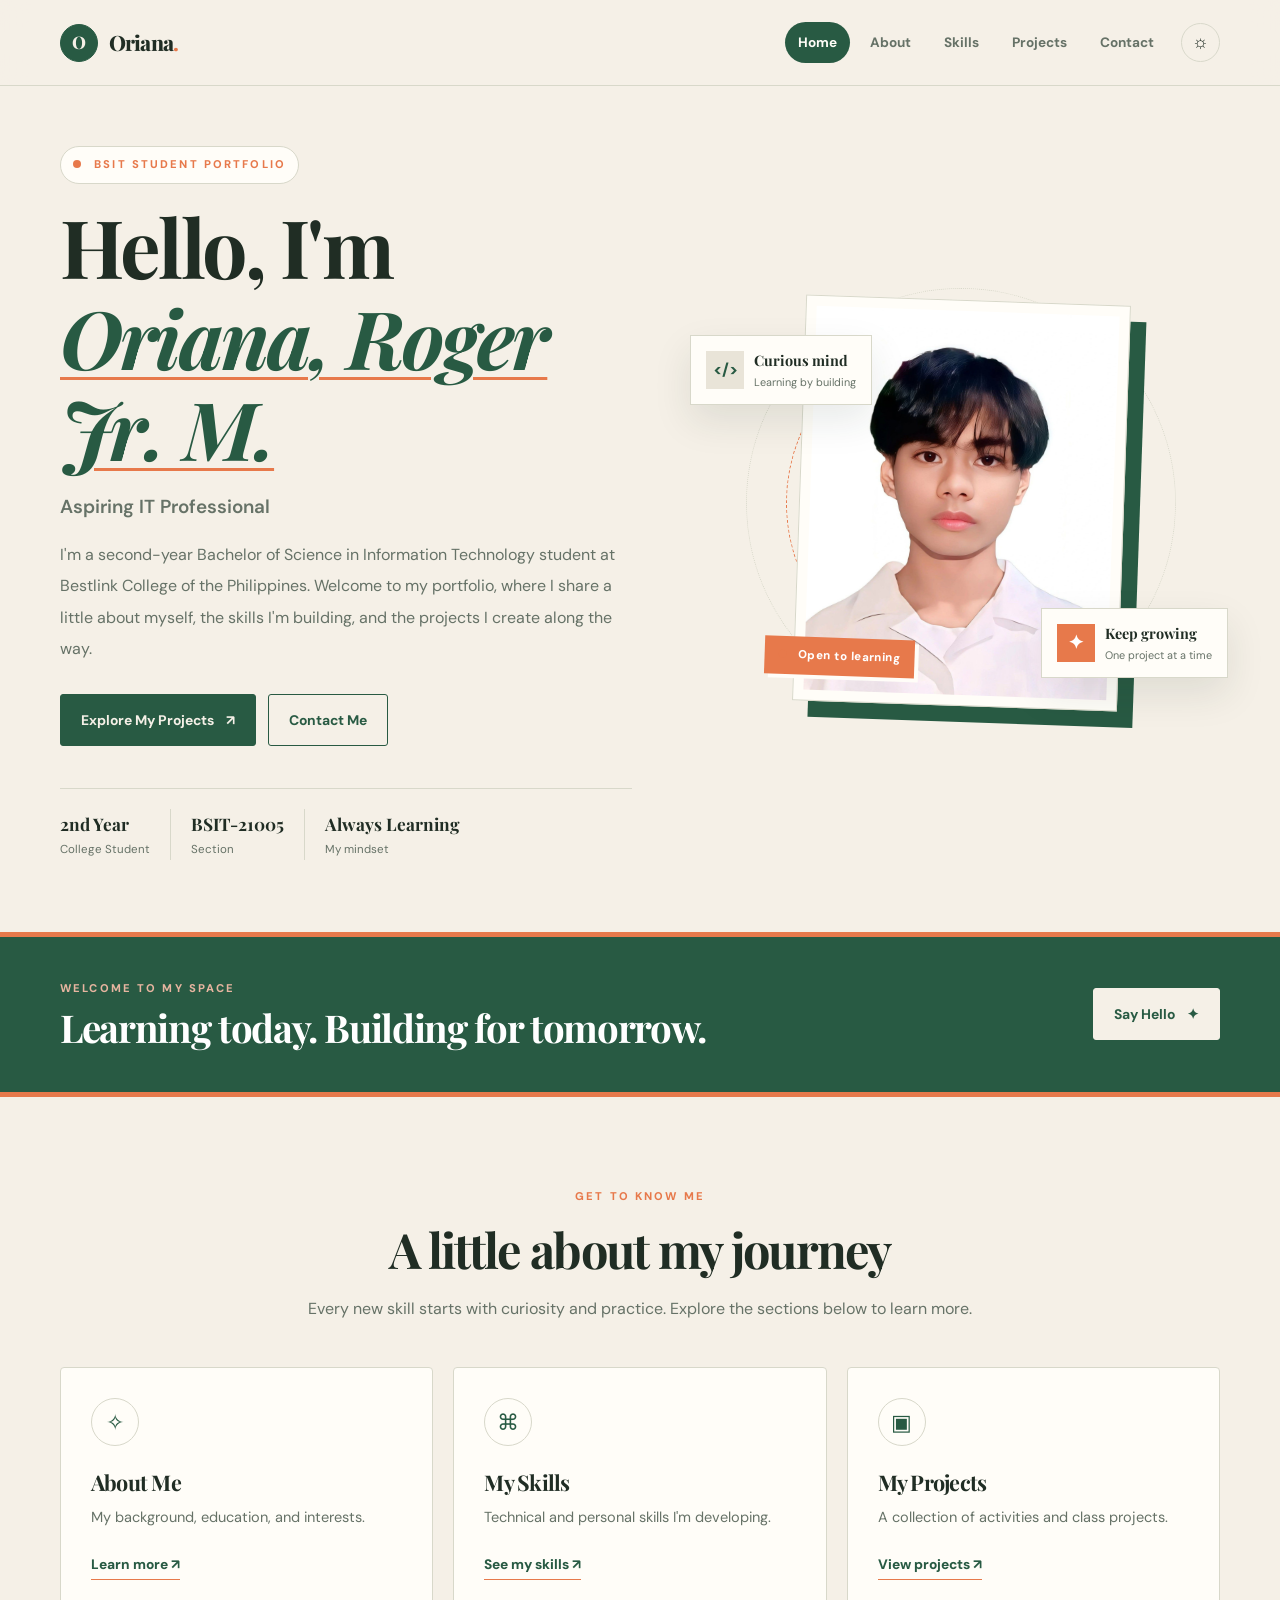
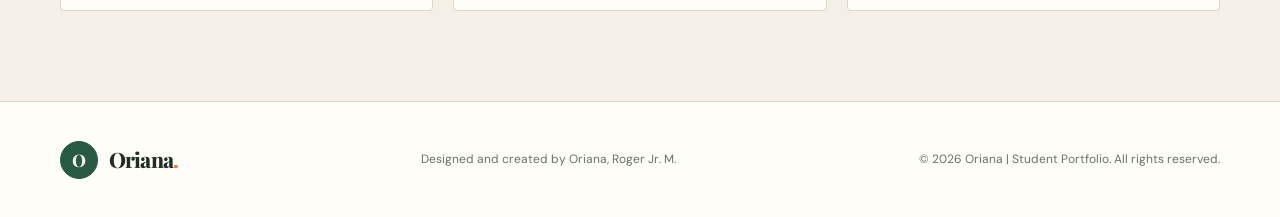
<file: index.html>
<!DOCTYPE html>
<html lang="en">
<head>
  <meta charset="UTF-8">
  <meta name="viewport" content="width=device-width, initial-scale=1.0">
  <meta name="description" content="Portfolio of Oriana, Roger Jr. M., a BSIT student at Bestlink College of the Philippines.">
  <title>Home | Oriana | Student Portfolio</title>
  <link rel="stylesheet" href="style.css">
  <script src="script.js" defer></script>
</head>
<body>
  <header class="site-header">
    <a class="brand" href="index.html"><span class="brand-mark">O</span><span>Oriana<span class="brand-dot">.</span></span></a>
    <button class="menu-toggle" aria-label="Toggle navigation" aria-expanded="false">☰</button>
    <nav class="nav-links" aria-label="Main navigation">
      <a class="active" href="index.html">Home</a><a href="about.html">About</a><a href="skills.html">Skills</a><a href="projects.html">Projects</a><a href="contact.html">Contact</a>
      <button class="theme-toggle" type="button" aria-label="Toggle dark and light theme" title="Toggle theme">☼</button>
    </nav>
  </header>

  <main>
    <section class="hero section-wrap">
      <div class="hero-copy">
        <p class="eyebrow"><span class="status-dot"></span> BSIT STUDENT PORTFOLIO</p>
        <h1>Hello, I'm <span class="gradient-text">Oriana, Roger Jr. M.</span></h1>
        <h2>Aspiring IT Professional</h2>
        <p class="hero-description">I'm a second-year Bachelor of Science in Information Technology student at Bestlink College of the Philippines. Welcome to my portfolio, where I share a little about myself, the skills I'm building, and the projects I create along the way.</p>
        <div class="hero-actions">
          <a class="btn btn-primary" href="projects.html">Explore My Projects <span aria-hidden="true">↗</span></a>
          <a class="btn btn-secondary" href="contact.html">Contact Me</a>
        </div>
        <div class="hero-meta">
          <div><strong>2nd Year</strong><span>College Student</span></div>
          <div><strong>BSIT-21005</strong><span>Section</span></div>
          <div><strong>Always Learning</strong><span>My mindset</span></div>
        </div>
      </div>
      <div class="hero-visual">
        <div class="orbit orbit-one"></div><div class="orbit orbit-two"></div>
        <div class="profile-frame">
          <!-- PROFILE PICTURE: Replace images/profile-placeholder.svg with your photo file.
               Example: images/my-photo.jpg -->
          <img src="Roger.jpg" alt="Profile picture placeholder for Oriana">
          <span class="profile-badge"><span class="status-dot"></span> Open to learning</span>
        </div>
        <div class="floating-card card-code"><span class="float-icon">&lt;/&gt;</span><div><strong>Curious mind</strong><small>Learning by building</small></div></div>
        <div class="floating-card card-star"><span>✦</span><div><strong>Keep growing</strong><small>One project at a time</small></div></div>
      </div>
    </section>

    <section class="welcome-strip">
      <div class="section-wrap strip-inner"><div><p class="eyebrow">WELCOME TO MY SPACE</p><h2>Learning today. Building for tomorrow.</h2></div><button class="btn btn-light" id="welcomeBtn" type="button">Say Hello <span aria-hidden="true">✦</span></button></div>
    </section>

    <section class="section-wrap section-padding">
      <div class="section-heading"><p class="eyebrow">GET TO KNOW ME</p><h2>A little about my journey</h2><p>Every new skill starts with curiosity and practice. Explore the sections below to learn more.</p></div>
      <div class="feature-grid">
        <a class="feature-card" href="about.html"><span class="feature-icon">✧</span><h3>About Me</h3><p>My background, education, and interests.</p><span class="card-link">Learn more ↗</span></a>
        <a class="feature-card" href="skills.html"><span class="feature-icon">⌘</span><h3>My Skills</h3><p>Technical and personal skills I'm developing.</p><span class="card-link">See my skills ↗</span></a>
        <a class="feature-card" href="projects.html"><span class="feature-icon">▣</span><h3>My Projects</h3><p>A collection of activities and class projects.</p><span class="card-link">View projects ↗</span></a>
      </div>
    </section>
  </main>

  <footer class="site-footer"><div class="section-wrap footer-inner"><a class="brand" href="index.html"><span class="brand-mark">O</span><span>Oriana<span class="brand-dot">.</span></span></a><p>Designed and created by Oriana, Roger Jr. M.</p><p>© <span class="current-year"></span> Oriana | Student Portfolio. All rights reserved.</p></div></footer>
  <button id="backToTop" class="back-to-top" type="button" aria-label="Back to top">↑</button>
</body>
</html>
</file>
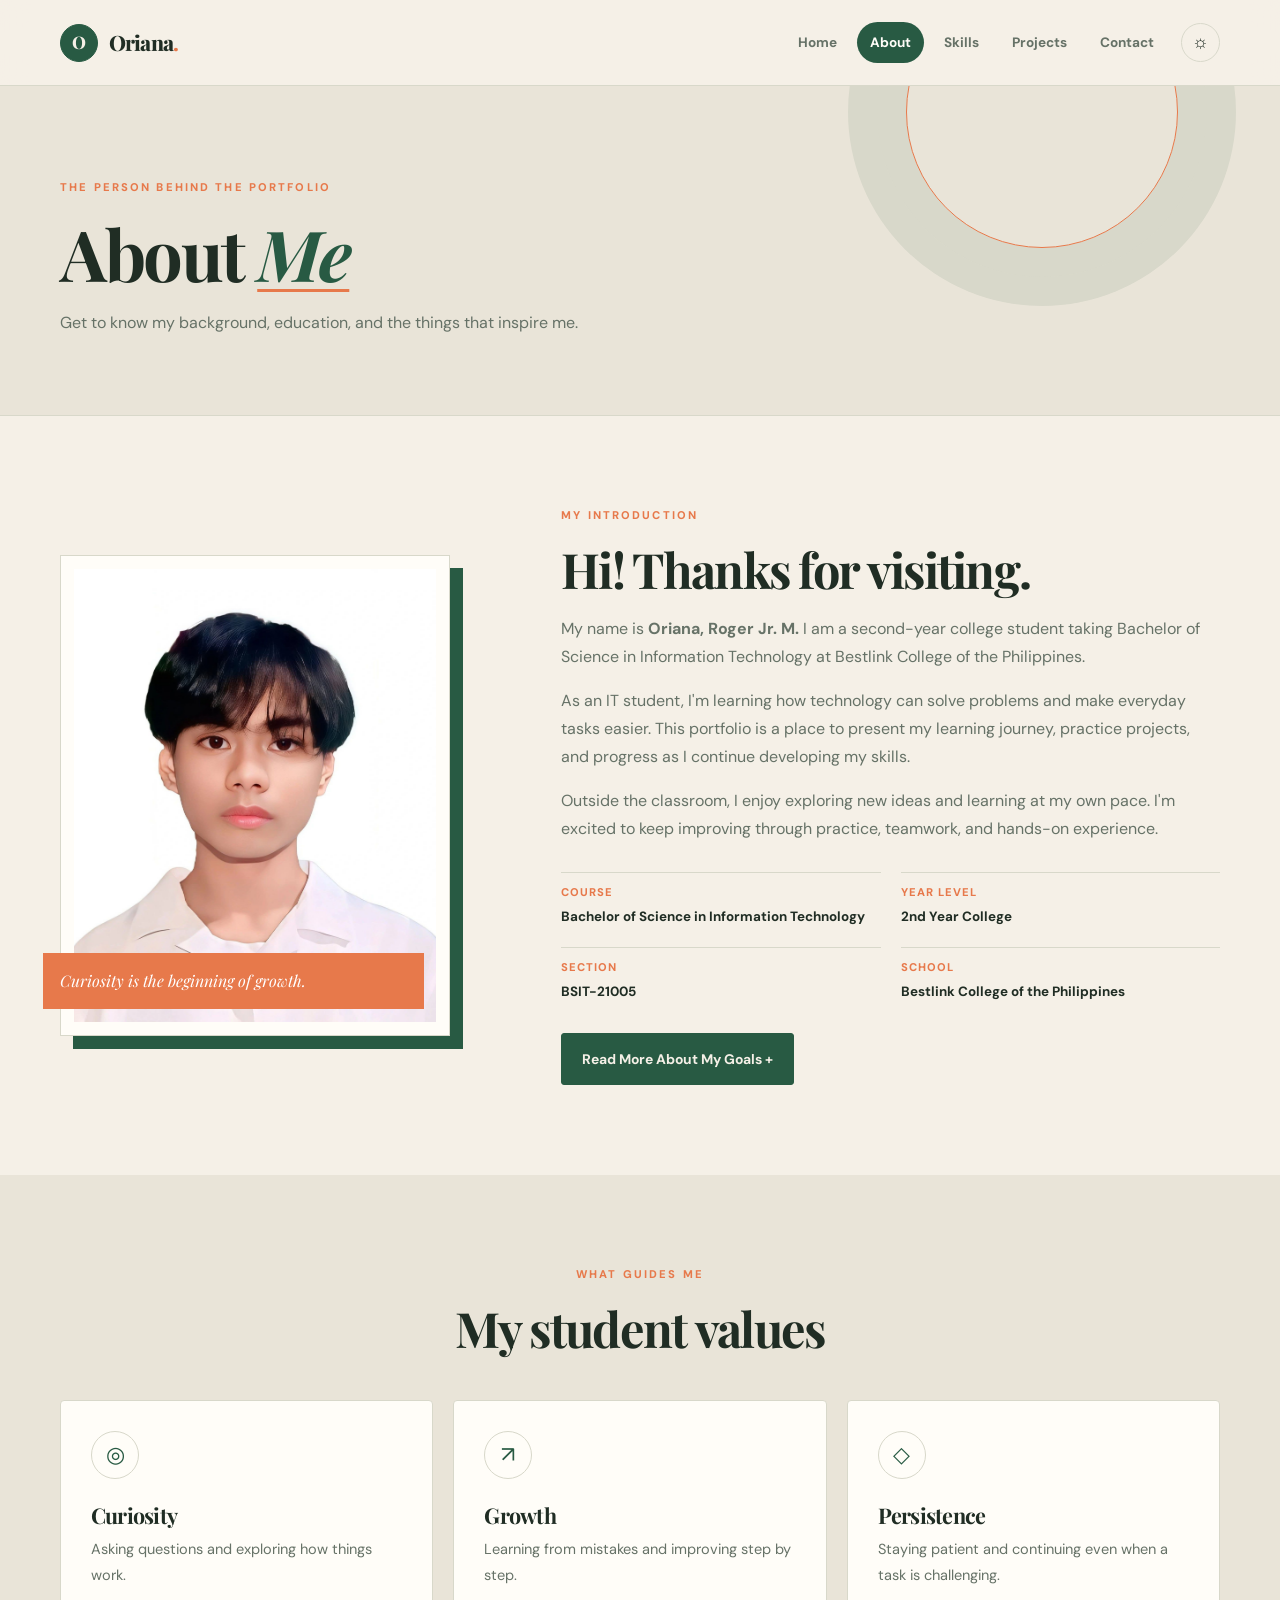
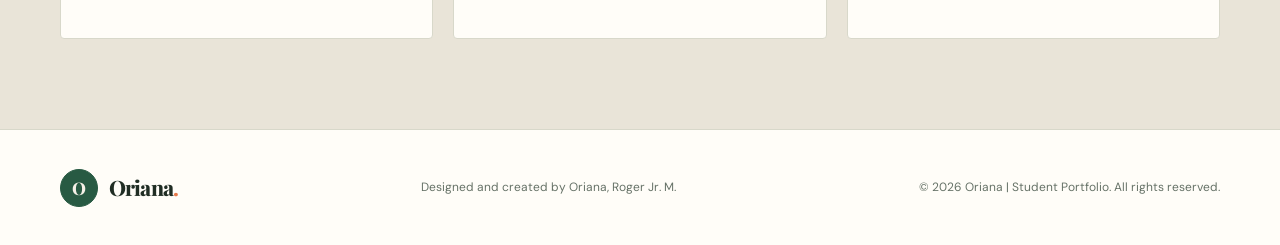
<file: about.html>
<!DOCTYPE html>
<html lang="en">
<head><meta charset="UTF-8"><meta name="viewport" content="width=device-width, initial-scale=1.0"><meta name="description" content="Learn about Oriana, a BSIT student."><title>About Me | Oriana | Student Portfolio</title><link rel="stylesheet" href="style.css"><script src="script.js" defer></script></head>
<body>
<header class="site-header"><a class="brand" href="index.html"><span class="brand-mark">O</span><span>Oriana<span class="brand-dot">.</span></span></a><button class="menu-toggle" aria-label="Toggle navigation" aria-expanded="false">☰</button><nav class="nav-links" aria-label="Main navigation"><a href="index.html">Home</a><a class="active" href="about.html">About</a><a href="skills.html">Skills</a><a href="projects.html">Projects</a><a href="contact.html">Contact</a><button class="theme-toggle" type="button" aria-label="Toggle dark and light theme" title="Toggle theme">☼</button></nav></header>
<main>
  <section class="page-hero"><div class="section-wrap"><p class="eyebrow">THE PERSON BEHIND THE PORTFOLIO</p><h1>About <span class="gradient-text">Me</span></h1><p>Get to know my background, education, and the things that inspire me.</p></div></section>
  <section class="section-wrap section-padding about-layout">
    <div class="about-image"><img src="Roger.jpg" alt="Profile picture placeholder for Oriana"><div class="image-caption">Curiosity is the beginning of growth.</div></div>
    <div class="about-copy"><p class="eyebrow">MY INTRODUCTION</p><h2>Hi! Thanks for visiting.</h2><p>My name is <strong>Oriana, Roger Jr. M.</strong> I am a second-year college student taking Bachelor of Science in Information Technology at Bestlink College of the Philippines.</p><p>As an IT student, I'm learning how technology can solve problems and make everyday tasks easier. This portfolio is a place to present my learning journey, practice projects, and progress as I continue developing my skills.</p><p>Outside the classroom, I enjoy exploring new ideas and learning at my own pace. I'm excited to keep improving through practice, teamwork, and hands-on experience.</p>
      <div class="info-list"><div><span class="info-label">Course</span><strong>Bachelor of Science in Information Technology</strong></div><div><span class="info-label">Year Level</span><strong>2nd Year College</strong></div><div><span class="info-label">Section</span><strong>BSIT-21005</strong></div><div><span class="info-label">School</span><strong>Bestlink College of the Philippines</strong></div></div>
      <button class="btn btn-primary" id="readMoreBtn" type="button" aria-expanded="false">Read More About My Goals +</button><div class="hidden-extra" id="moreAbout"><p>My goal is to strengthen my foundation in programming, web development, and problem-solving. I want to build useful, user-friendly projects and become more confident working with technology.</p></div>
    </div>
  </section>
  <section class="soft-section"><div class="section-wrap section-padding"><div class="section-heading"><p class="eyebrow">WHAT GUIDES ME</p><h2>My student values</h2></div><div class="feature-grid"><article class="feature-card"><span class="feature-icon">◎</span><h3>Curiosity</h3><p>Asking questions and exploring how things work.</p></article><article class="feature-card"><span class="feature-icon">↗</span><h3>Growth</h3><p>Learning from mistakes and improving step by step.</p></article><article class="feature-card"><span class="feature-icon">◇</span><h3>Persistence</h3><p>Staying patient and continuing even when a task is challenging.</p></article></div></div></section>
</main>
<footer class="site-footer"><div class="section-wrap footer-inner"><a class="brand" href="index.html"><span class="brand-mark">O</span><span>Oriana<span class="brand-dot">.</span></span></a><p>Designed and created by Oriana, Roger Jr. M.</p><p>© <span class="current-year"></span> Oriana | Student Portfolio. All rights reserved.</p></div></footer><button id="backToTop" class="back-to-top" type="button" aria-label="Back to top">↑</button>
</body></html>
</file>
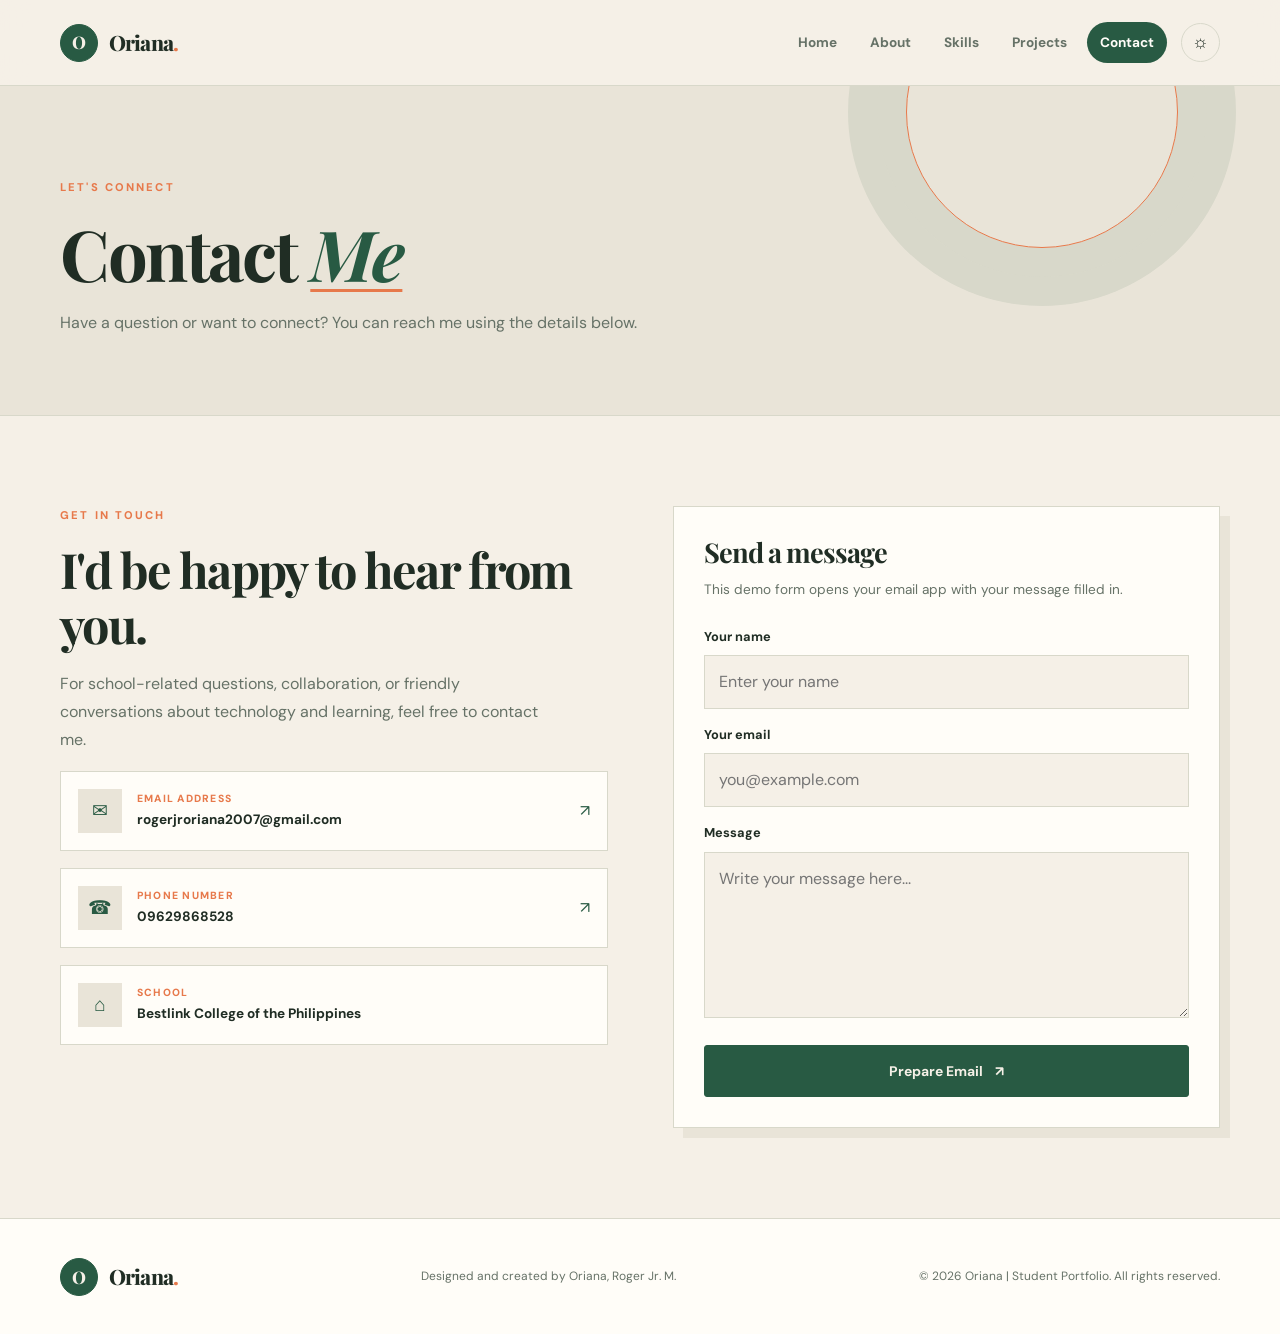
<file: contact.html>
<!DOCTYPE html>
<html lang="en">
<head><meta charset="UTF-8"><meta name="viewport" content="width=device-width, initial-scale=1.0"><meta name="description" content="Contact Oriana."><title>Contact | Oriana | Student Portfolio</title><link rel="stylesheet" href="style.css"><script src="script.js" defer></script></head>
<body>
<header class="site-header"><a class="brand" href="index.html"><span class="brand-mark">O</span><span>Oriana<span class="brand-dot">.</span></span></a><button class="menu-toggle" aria-label="Toggle navigation" aria-expanded="false">☰</button><nav class="nav-links" aria-label="Main navigation"><a href="index.html">Home</a><a href="about.html">About</a><a href="skills.html">Skills</a><a href="projects.html">Projects</a><a class="active" href="contact.html">Contact</a><button class="theme-toggle" type="button" aria-label="Toggle dark and light theme" title="Toggle theme">☼</button></nav></header>
<main>
  <section class="page-hero"><div class="section-wrap"><p class="eyebrow">LET'S CONNECT</p><h1>Contact <span class="gradient-text">Me</span></h1><p>Have a question or want to connect? You can reach me using the details below.</p></div></section>
  <section class="section-wrap section-padding contact-layout">
    <div class="contact-copy"><p class="eyebrow">GET IN TOUCH</p><h2>I'd be happy to hear from you.</h2><p>For school-related questions, collaboration, or friendly conversations about technology and learning, feel free to contact me.</p>
      <a class="contact-item" href="mailto:rogerjroriana2007@gmail.com"><span class="contact-icon">✉</span><span><small>EMAIL ADDRESS</small><strong>rogerjroriana2007@gmail.com</strong></span><span class="contact-arrow">↗</span></a>
      <a class="contact-item" href="tel:09629868528"><span class="contact-icon">☎</span><span><small>PHONE NUMBER</small><strong>09629868528</strong></span><span class="contact-arrow">↗</span></a>
      <div class="contact-item static-item"><span class="contact-icon">⌂</span><span><small>SCHOOL</small><strong>Bestlink College of the Philippines</strong></span></div>
    </div>
    <form class="contact-form" id="contactForm">
      <h3>Send a message</h3><p class="form-intro">This demo form opens your email app with your message filled in.</p>
      <label for="senderName">Your name</label><input id="senderName" name="senderName" type="text" placeholder="Enter your name" required>
      <label for="senderEmail">Your email</label><input id="senderEmail" name="senderEmail" type="email" placeholder="you@example.com" required>
      <label for="message">Message</label><textarea id="message" name="message" rows="5" placeholder="Write your message here..." required></textarea>
      <button class="btn btn-primary full-width" type="submit">Prepare Email <span aria-hidden="true">↗</span></button>
      <p class="form-status" id="formStatus" role="status"></p>
    </form>
  </section>
</main>
<footer class="site-footer"><div class="section-wrap footer-inner"><a class="brand" href="index.html"><span class="brand-mark">O</span><span>Oriana<span class="brand-dot">.</span></span></a><p>Designed and created by Oriana, Roger Jr. M.</p><p>© <span class="current-year"></span> Oriana | Student Portfolio. All rights reserved.</p></div></footer><button id="backToTop" class="back-to-top" type="button" aria-label="Back to top">↑</button>
</body></html>
</file>
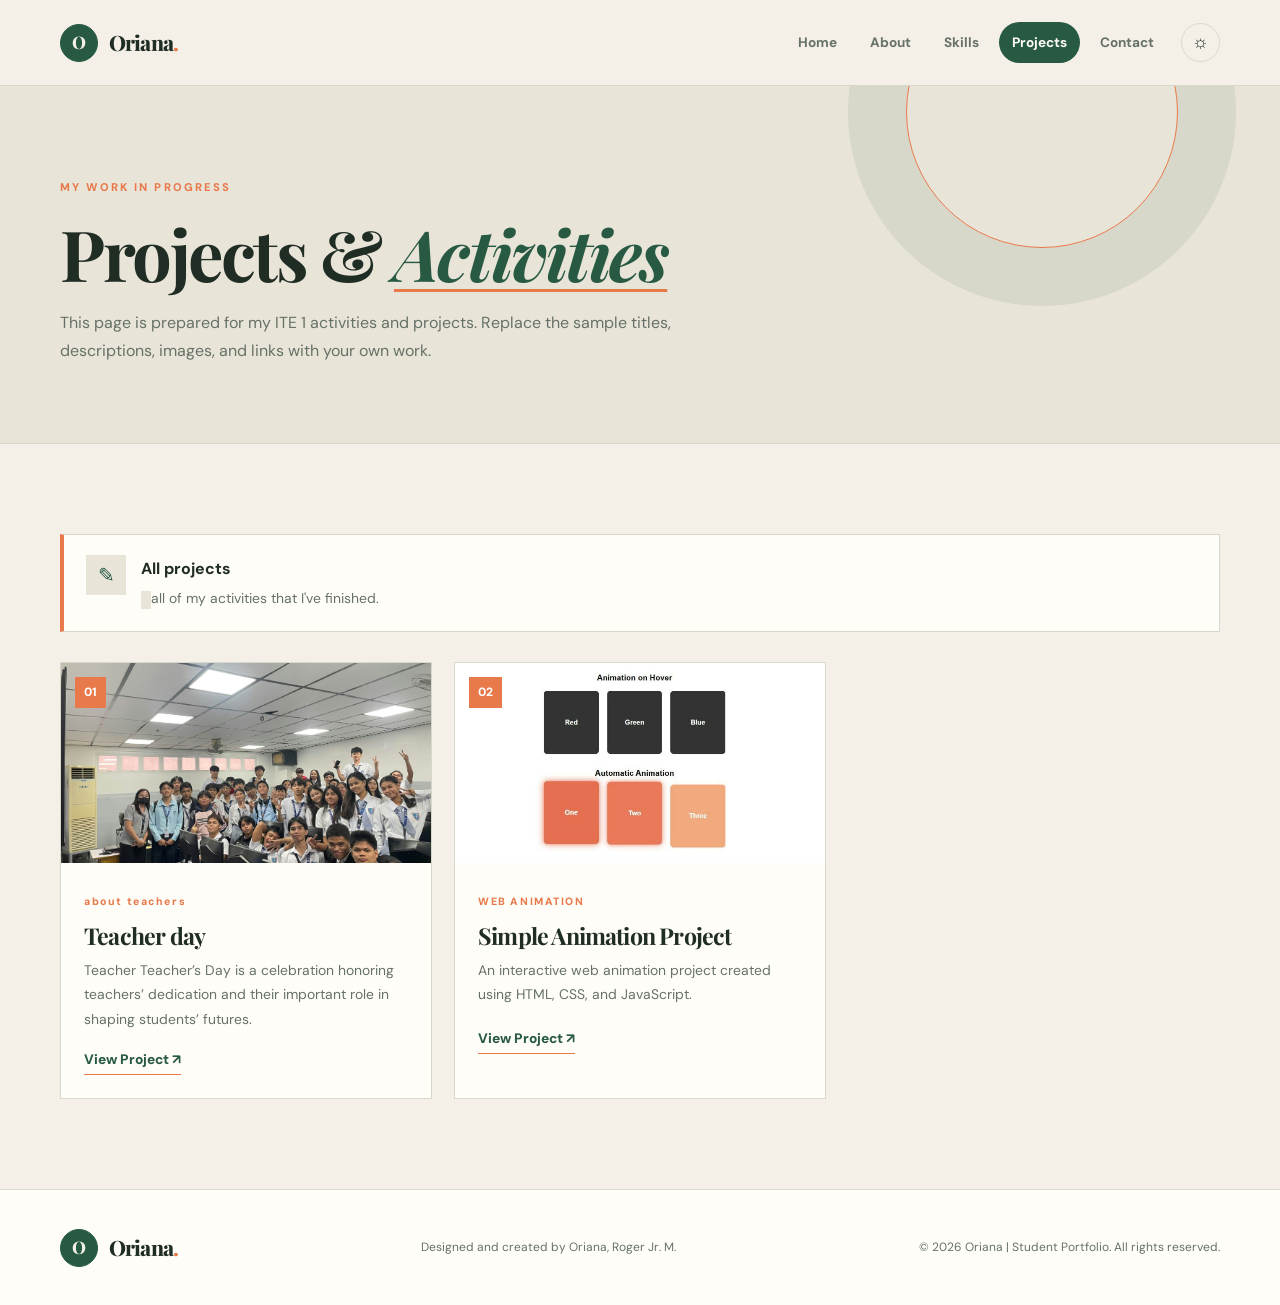
<file: projects.html>
<!DOCTYPE html>
<html lang="en">
<head><meta charset="UTF-8"><meta name="viewport" content="width=device-width, initial-scale=1.0"><meta name="description" content="Projects and class activities by Oriana."><title>Projects | Oriana | Student Portfolio</title><link rel="stylesheet" href="style.css"><script src="script.js" defer></script></head>
<body>
<header class="site-header"><a class="brand" href="index.html"><span class="brand-mark">O</span><span>Oriana<span class="brand-dot">.</span></span></a><button class="menu-toggle" aria-label="Toggle navigation" aria-expanded="false">☰</button><nav class="nav-links" aria-label="Main navigation"><a href="index.html">Home</a><a href="about.html">About</a><a href="skills.html">Skills</a><a class="active" href="projects.html">Projects</a><a href="contact.html">Contact</a><button class="theme-toggle" type="button" aria-label="Toggle dark and light theme" title="Toggle theme">☼</button></nav></header>
<main>
  <section class="page-hero"><div class="section-wrap"><p class="eyebrow">MY WORK IN PROGRESS</p><h1>Projects & <span class="gradient-text">Activities</span></h1><p>This page is prepared for my ITE 1 activities and projects. Replace the sample titles, descriptions, images, and links with your own work.</p></div></section>
  <section class="section-wrap section-padding"><div class="project-note"><span class="note-icon">✎</span><div><strong>All projects</strong><p> <code></code> all of my activities that I've finished.</p></div></div>
    <div class="projects-grid">
      <!-- PROJECT CARD 1: Replace title, description, image, and link. -->
      
<article class="project-card">
  <a
    class="project-image"
    href="https://ryuzomei.github.io/TECHERSDAY/"
    target="_blank"
    rel="noopener noreferrer"
    aria-label="Open ITE 1 Activity 1"
  >
    <img
      src="teacher.jpg"
      alt="Preview of Teacher day"
    >
    <span class="project-number">01</span>
  </a>

  <div class="project-content">
    <span class="project-category">about teachers</span>

    <h2>Teacher day</h2>

    <p>
      Teacher
  Teacher’s Day is a celebration honoring teachers’ dedication and their important role in shaping students’ futures.
    </p>

    <a
      class="card-link"
      href="https://ryuzomei.github.io/TECHERSDAY/"
      target="_blank"
      rel="noopener noreferrer"
    >
      View Project ↗
    </a>
  </div>
</article>

      <!-- PROJECT CARD 2 -->
      
<article class="project-card">
  <a class="project-image" href="https://ryuzomei.github.io/animationn/simple_animation/" target="_blank" rel="noopener noreferrer" aria-label="Open Simple Animation Project">
    <img src="ANIMETION.jpg" alt="Simple Animation Project preview">
    <span class="project-number">02</span>
  </a>
  <div class="project-content">
    <span class="project-category">WEB ANIMATION</span>
    <h2>Simple Animation Project</h2>
    <p>An interactive web animation project created using HTML, CSS, and JavaScript.</p>
    <a class="card-link" href="https://ryuzomei.github.io/animationn/simple_animation/" target="_blank" rel="noopener noreferrer">View Project ↗</a>
  </div>
</article>

      
    
  </section>
</main>
<footer class="site-footer"><div class="section-wrap footer-inner"><a class="brand" href="index.html"><span class="brand-mark">O</span><span>Oriana<span class="brand-dot">.</span></span></a><p>Designed and created by Oriana, Roger Jr. M.</p><p>© <span class="current-year"></span> Oriana | Student Portfolio. All rights reserved.</p></div></footer><button id="backToTop" class="back-to-top" type="button" aria-label="Back to top">↑</button>
</body></html>
</file>
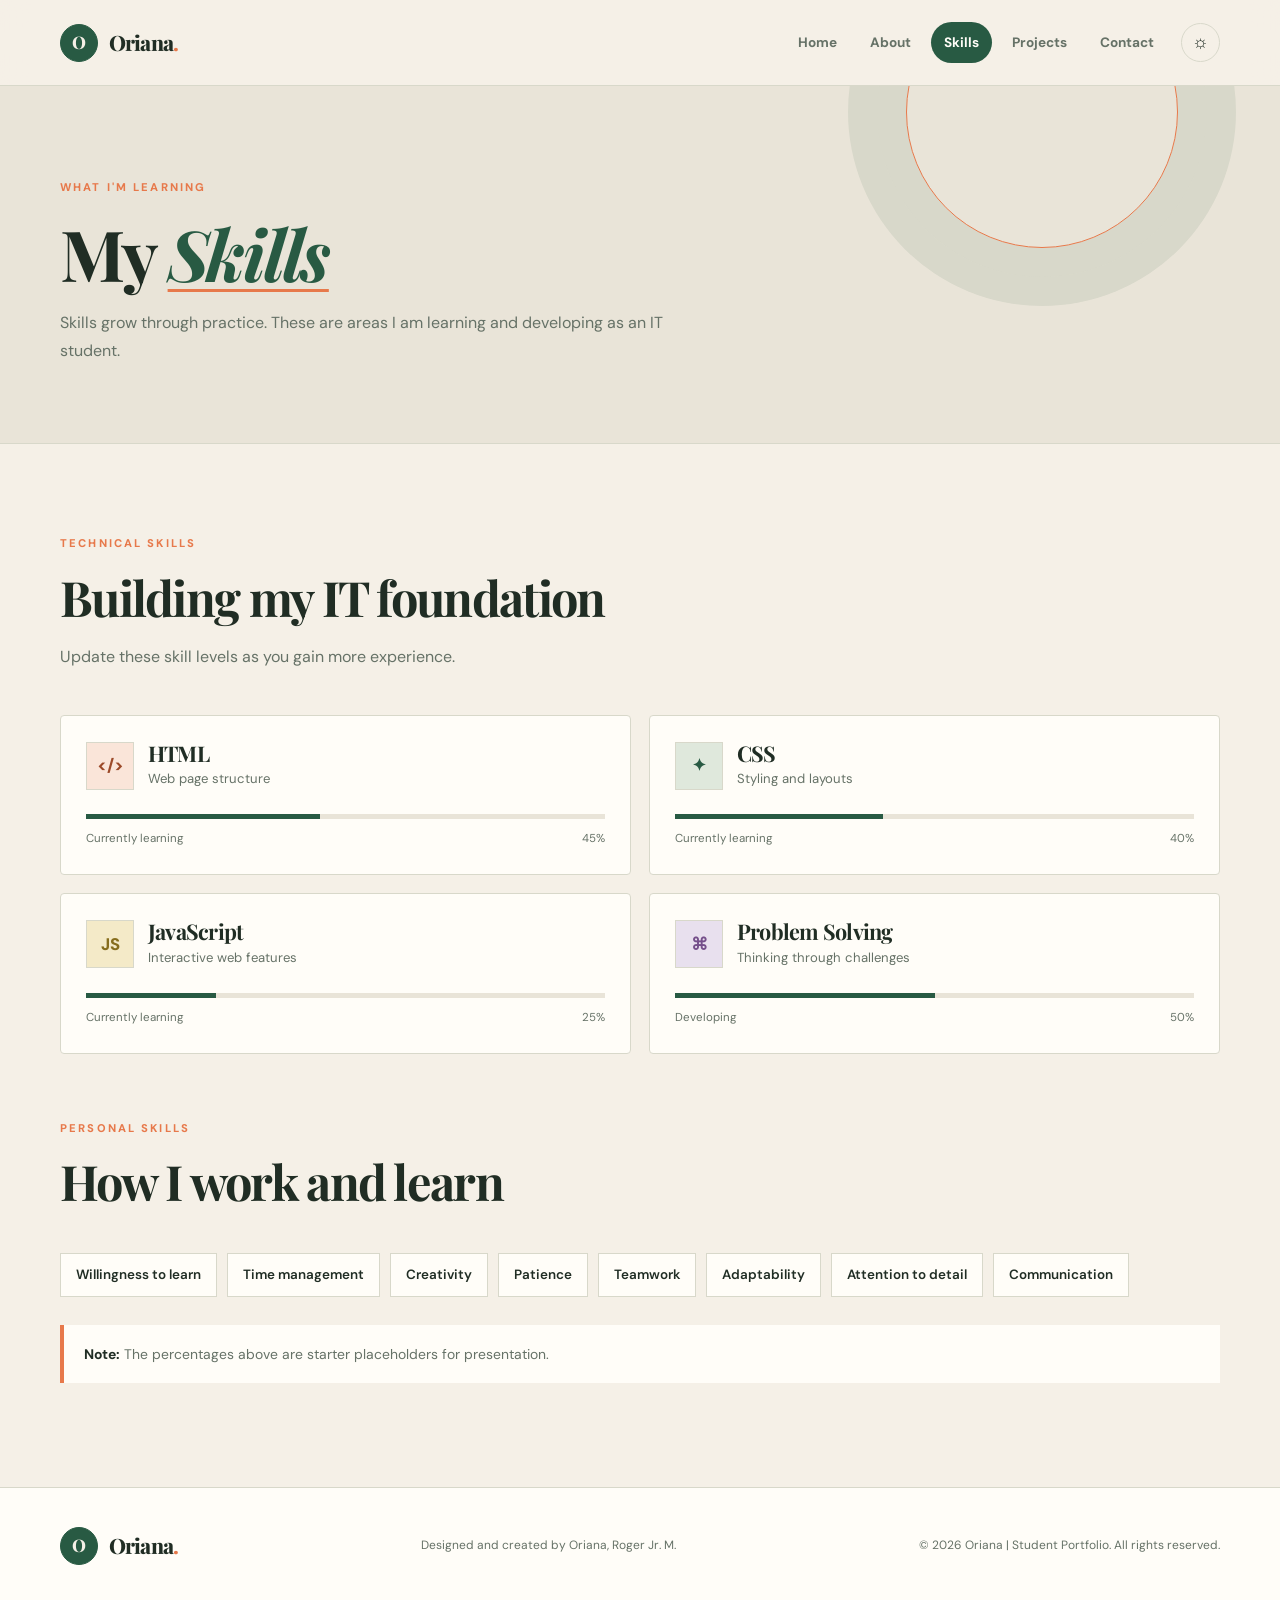
<file: skills.html>
<!DOCTYPE html>
<html lang="en">
<head><meta charset="UTF-8"><meta name="viewport" content="width=device-width, initial-scale=1.0"><meta name="description" content="Technical and personal skills of Oriana."><title>Skills | Oriana | Student Portfolio</title><link rel="stylesheet" href="style.css"><script src="script.js" defer></script></head>
<body>
<header class="site-header"><a class="brand" href="index.html"><span class="brand-mark">O</span><span>Oriana<span class="brand-dot">.</span></span></a><button class="menu-toggle" aria-label="Toggle navigation" aria-expanded="false">☰</button><nav class="nav-links" aria-label="Main navigation"><a href="index.html">Home</a><a href="about.html">About</a><a class="active" href="skills.html">Skills</a><a href="projects.html">Projects</a><a href="contact.html">Contact</a><button class="theme-toggle" type="button" aria-label="Toggle dark and light theme" title="Toggle theme">☼</button></nav></header>
<main>
  <section class="page-hero"><div class="section-wrap"><p class="eyebrow">WHAT I'M LEARNING</p><h1>My <span class="gradient-text">Skills</span></h1><p>Skills grow through practice. These are areas I am learning and developing as an IT student.</p></div></section>
  <section class="section-wrap section-padding"><div class="section-heading align-left"><p class="eyebrow">TECHNICAL SKILLS</p><h2>Building my IT foundation</h2><p>Update these skill levels as you gain more experience.</p></div>
    <div class="skills-grid">
      <article class="skill-card"><div class="skill-top"><span class="skill-icon orange">&lt;/&gt;</span><div><h3>HTML</h3><p>Web page structure</p></div></div><div class="skill-track"><span style="width:45%"></span></div><div class="skill-bottom"><span>Currently learning</span><span>45%</span></div></article>
      <article class="skill-card"><div class="skill-top"><span class="skill-icon blue">✦</span><div><h3>CSS</h3><p>Styling and layouts</p></div></div><div class="skill-track"><span style="width:40%"></span></div><div class="skill-bottom"><span>Currently learning</span><span>40%</span></div></article>
      <article class="skill-card"><div class="skill-top"><span class="skill-icon yellow">JS</span><div><h3>JavaScript</h3><p>Interactive web features</p></div></div><div class="skill-track"><span style="width:25%"></span></div><div class="skill-bottom"><span>Currently learning</span><span>25%</span></div></article>
      <article class="skill-card"><div class="skill-top"><span class="skill-icon purple">⌘</span><div><h3>Problem Solving</h3><p>Thinking through challenges</p></div></div><div class="skill-track"><span style="width:50%"></span></div><div class="skill-bottom"><span>Developing</span><span>50%</span></div></article>
    </div>
    <div class="section-heading align-left extra-heading"><p class="eyebrow">PERSONAL SKILLS</p><h2>How I work and learn</h2></div>
    <div class="pill-list"><span>Willingness to learn</span><span>Time management</span><span>Creativity</span><span>Patience</span><span>Teamwork</span><span>Adaptability</span><span>Attention to detail</span><span>Communication</span></div>
    <p class="note-box"><strong>Note:</strong> The percentages above are starter placeholders for presentation.</p>
  </section>
</main>
<footer class="site-footer"><div class="section-wrap footer-inner"><a class="brand" href="index.html"><span class="brand-mark">O</span><span>Oriana<span class="brand-dot">.</span></span></a><p>Designed and created by Oriana, Roger Jr. M.</p><p>© <span class="current-year"></span> Oriana | Student Portfolio. All rights reserved.</p></div></footer><button id="backToTop" class="back-to-top" type="button" aria-label="Back to top">↑</button>
</body></html>
</file>
<file: style.css>
@import url('https://fonts.googleapis.com/css2?family=DM+Sans:wght@400;500;600;700&family=Playfair+Display:wght@500;600;700;800&display=swap');

:root{
 --bg:#f5f0e7;--surface:#fffdf8;--surface-soft:#e9e4d8;--text:#202d24;--muted:#667267;
 --line:#d8d8ca;--primary:#285a43;--primary-dark:#1b4230;--accent:#e7794b;
 --shadow:0 16px 38px rgba(32,45,36,.10);--header:rgba(245,240,231,.94)
}
*{box-sizing:border-box}
html{scroll-behavior:smooth;scroll-padding-top:95px}
body{margin:0;background:var(--bg);color:var(--text);font-family:'DM Sans',sans-serif;line-height:1.75;transition:background .25s,color .25s}
body.dark-theme{--bg:#171f19;--surface:#202a22;--surface-soft:#28352b;--text:#f4f0e7;--muted:#b0b9ad;--line:#3b493d;--primary:#9fc6a7;--primary-dark:#b8d8bd;--accent:#f29a70;--shadow:0 16px 38px rgba(0,0,0,.24);--header:rgba(23,31,25,.94)}
a{color:inherit;text-decoration:none}button,input,textarea{font:inherit}button,a{-webkit-tap-highlight-color:transparent}img{max-width:100%;display:block}
.section-wrap{width:min(1160px,calc(100% - 56px));margin-inline:auto}
.section-padding{padding-top:90px;padding-bottom:90px}
.site-header{min-height:86px;position:sticky;top:0;z-index:20;display:flex;align-items:center;justify-content:space-between;padding:12px max(28px,calc((100% - 1160px)/2));background:var(--header);backdrop-filter:blur(14px);border-bottom:1px solid var(--line)}
.brand{display:inline-flex;align-items:center;gap:11px;font-family:'Playfair Display',serif;font-weight:800;font-size:1.32rem;letter-spacing:-.04em}
.brand-mark{width:38px;height:38px;display:grid;place-items:center;border-radius:50%;background:var(--primary);color:var(--bg);font-size:1.08rem;border:1px solid var(--primary)}
.brand-dot{color:var(--accent)}
.nav-links{display:flex;align-items:center;gap:7px}
.nav-links>a{font-size:.85rem;font-weight:700;color:var(--muted);padding:9px 13px;border-radius:30px;transition:background .2s,color .2s}
.nav-links>a:hover,.nav-links>a.active{color:var(--surface);background:var(--primary)}
.theme-toggle,.menu-toggle{border:1px solid var(--line);background:transparent;color:var(--text);width:39px;height:39px;border-radius:50%;cursor:pointer;font-size:1.15rem;transition:all .2s;margin-left:7px}
.theme-toggle:hover,.menu-toggle:hover{background:var(--accent);color:#fff;border-color:var(--accent)}
.menu-toggle{display:none}
.eyebrow{font-size:.7rem;letter-spacing:.19em;font-weight:800;color:var(--accent);margin:0 0 16px;text-transform:uppercase}
.status-dot{width:8px;height:8px;display:inline-block;background:var(--accent);border-radius:50%;margin-right:8px}
h1,h2,h3,p{margin-top:0}
h1,h2,h3{font-family:'Playfair Display',serif;line-height:1.13;letter-spacing:-.035em}
h1{font-size:clamp(3.1rem,6.3vw,6.1rem);margin-bottom:23px;font-weight:700}
h2{font-size:clamp(2rem,3.8vw,3.25rem);margin-bottom:18px}
h3{font-size:1.35rem;margin-bottom:10px}
.gradient-text{color:var(--primary);font-style:italic;text-decoration:underline;text-decoration-color:var(--accent);text-decoration-thickness:3px;text-underline-offset:7px}
.hero{min-height:670px;display:grid;grid-template-columns:1.05fr .95fr;align-items:center;gap:70px;padding-top:60px;padding-bottom:72px}
.hero-copy{position:relative;z-index:2}
.hero-copy .eyebrow{display:inline-block;padding:8px 12px;border:1px solid var(--line);border-radius:30px;background:var(--surface)}
.hero-copy h1{max-width:720px}
.hero-copy h2{font-family:'DM Sans',sans-serif;font-size:1.18rem;letter-spacing:0;color:var(--muted);font-weight:600;margin-bottom:22px}
.hero-description{font-size:1rem;color:var(--muted);max-width:570px;line-height:1.95}
.hero-actions{display:flex;flex-wrap:wrap;gap:12px;margin-top:30px}
.btn{display:inline-flex;justify-content:center;align-items:center;gap:12px;border:1px solid var(--primary);border-radius:3px;padding:13px 20px;font-weight:700;font-size:.87rem;cursor:pointer;transition:transform .2s,background .2s,color .2s}
.btn:hover{transform:translateY(-3px)}
.btn-primary{background:var(--primary);color:var(--bg)}
.btn-primary:hover{background:var(--primary-dark);color:var(--bg)}
.btn-secondary{background:transparent;color:var(--primary)}
.btn-secondary:hover{background:var(--surface-soft)}
.btn-light{background:var(--bg);color:var(--primary);border-color:var(--bg)}
.hero-meta{display:flex;gap:0;margin-top:42px;padding-top:20px;border-top:1px solid var(--line)}
.hero-meta div{display:flex;flex-direction:column;padding:0 20px;border-right:1px solid var(--line)}
.hero-meta div:first-child{padding-left:0}.hero-meta div:last-child{border:0}
.hero-meta strong{font-family:'Playfair Display',serif;font-size:1.08rem}.hero-meta span{font-size:.72rem;color:var(--muted)}
.hero-visual{min-height:480px;position:relative;display:grid;place-items:center}
.orbit{position:absolute;border:1px solid var(--line);border-radius:50%;aspect-ratio:1}
.orbit-one{width:430px;border-style:dotted}.orbit-two{width:350px;border-color:var(--accent);border-style:dashed;animation:spin 55s linear infinite}
.profile-frame{position:relative;width:min(325px,74%);aspect-ratio:4/5;z-index:1;padding:10px;background:var(--surface);border:1px solid var(--line);box-shadow:16px 16px 0 var(--primary);transform:rotate(2deg)}
.profile-frame>img{width:100%;height:100%;object-fit:cover;border:0}
.profile-badge{position:absolute;bottom:25px;left:-30px;white-space:nowrap;background:var(--accent);color:#fff;padding:9px 14px;font-size:.72rem;font-weight:800;letter-spacing:.04em;box-shadow:4px 4px 0 var(--surface)}
.floating-card{position:absolute;z-index:2;display:flex;align-items:center;gap:10px;background:var(--surface);border:1px solid var(--line);padding:12px 15px;box-shadow:var(--shadow)}
.floating-card strong,.floating-card small{display:block}.floating-card strong{font-family:'Playfair Display',serif;font-size:.9rem}.floating-card small{font-size:.68rem;color:var(--muted)}
.card-code{left:-12px;top:72px}.card-star{right:-8px;bottom:65px;animation-delay:-2s}
.float-icon,.card-star>span{display:grid;place-items:center;width:38px;height:38px;background:var(--surface-soft);color:var(--primary);font-weight:800}
.card-star>span{background:var(--accent);color:white;font-size:1.2rem}
.welcome-strip{background:var(--primary);color:#fff;padding:42px 0;border-block:5px solid var(--accent)}
.strip-inner{display:flex;align-items:center;justify-content:space-between;gap:24px}
.strip-inner .eyebrow{color:#e7b5a0;margin-bottom:8px}.strip-inner h2{font-size:clamp(1.65rem,3vw,2.55rem);margin:0;color:#fff}
.section-heading{text-align:center;max-width:700px;margin:0 auto 44px}
.section-heading p:not(.eyebrow){color:var(--muted);margin-bottom:0}
.section-heading.align-left{text-align:left;margin-left:0}
.feature-grid{display:grid;grid-template-columns:repeat(3,1fr);gap:20px}
.feature-card{padding:30px;background:var(--surface);border:1px solid var(--line);border-radius:4px;position:relative;transition:transform .25s,border-color .25s,box-shadow .25s}
.feature-card:before{content:"";position:absolute;left:0;top:0;width:4px;height:0;background:var(--accent);transition:height .25s}
.feature-card:hover{transform:translateY(-5px);border-color:var(--primary);box-shadow:var(--shadow)}.feature-card:hover:before{height:100%}
.feature-icon{display:grid;place-items:center;width:48px;height:48px;border:1px solid var(--line);border-radius:50%;color:var(--primary);font-size:1.4rem;margin-bottom:24px}
.feature-card p{color:var(--muted);font-size:.91rem;margin-bottom:20px}
.card-link{color:var(--primary);font-size:.86rem;font-weight:800;display:inline-flex;gap:8px;transition:gap .2s;border-bottom:1px solid var(--accent);padding-bottom:3px}
.card-link:hover{gap:13px}
.site-footer{border-top:1px solid var(--line);background:var(--surface)}
.footer-inner{min-height:115px;display:flex;align-items:center;justify-content:space-between;gap:18px}
.footer-inner p{font-size:.75rem;color:var(--muted);margin:0}
.back-to-top{position:fixed;right:22px;bottom:22px;width:44px;height:44px;border:0;border-radius:50%;background:var(--accent);color:white;font-size:1.35rem;box-shadow:var(--shadow);cursor:pointer;opacity:0;pointer-events:none;transform:translateY(10px);transition:all .2s;z-index:15}.back-to-top.visible{opacity:1;pointer-events:auto;transform:translateY(0)}
.page-hero{padding:92px 0 78px;background:var(--surface-soft);border-bottom:1px solid var(--line);position:relative;overflow:hidden}
.page-hero:after{content:"";position:absolute;width:270px;height:270px;border:1px solid var(--accent);border-radius:50%;right:8%;top:-110px;box-shadow:0 0 0 28px transparent,0 0 0 29px var(--line),0 0 0 57px transparent,0 0 0 58px var(--line)}
.page-hero .section-wrap{position:relative;z-index:1}.page-hero h1{font-size:clamp(3rem,5.5vw,5rem);margin-bottom:16px}.page-hero p:not(.eyebrow){color:var(--muted);max-width:650px;margin-bottom:0;font-size:1rem}
.about-layout{display:grid;grid-template-columns:.78fr 1.22fr;gap:80px;align-items:center}
.about-image{position:relative;max-width:390px;padding:13px;border:1px solid var(--line);background:var(--surface);box-shadow:13px 13px 0 var(--primary)}
.about-image img{aspect-ratio:4/5;width:100%;object-fit:cover}
.image-caption{position:absolute;bottom:26px;left:-18px;right:25px;padding:14px 17px;background:var(--accent);color:#fff;font-family:'Playfair Display',serif;font-size:1rem;font-style:italic}
.about-copy>p:not(.eyebrow){color:var(--muted)}
.info-list{display:grid;grid-template-columns:1fr 1fr;gap:18px 20px;margin:29px 0}
.info-list div{display:flex;flex-direction:column;gap:3px;border-top:1px solid var(--line);padding-top:10px}
.info-label{font-size:.7rem;color:var(--accent);font-weight:800;text-transform:uppercase;letter-spacing:.09em}
.info-list strong{font-size:.84rem}
.hidden-extra{display:none;color:var(--muted);margin-top:14px}.hidden-extra.show{display:block;animation:fadeIn .3s}
.soft-section{background:var(--surface-soft)}
.skills-grid{display:grid;grid-template-columns:repeat(2,1fr);gap:18px}
.skill-card{background:var(--surface);border:1px solid var(--line);border-radius:4px;padding:25px}
.skill-top{display:flex;align-items:center;gap:14px;margin-bottom:23px}.skill-top h3{margin:0 0 3px}.skill-top p{color:var(--muted);font-size:.82rem;margin:0}
.skill-icon{width:48px;height:48px;display:grid;place-items:center;border:1px solid var(--line);font-weight:800;font-size:1.05rem}
.skill-icon.orange{background:#fae5d9;color:#9c4a29}.skill-icon.blue{background:#dfe8dc;color:#285a43}.skill-icon.yellow{background:#f4eac8;color:#866d1d}.skill-icon.purple{background:#e8e0ee;color:#75508b}
.skill-track{height:5px;background:var(--surface-soft);overflow:hidden}.skill-track span{display:block;height:100%;background:var(--primary)}
.skill-bottom{display:flex;justify-content:space-between;margin-top:10px;color:var(--muted);font-size:.72rem}
.extra-heading{margin-top:65px!important}
.pill-list{display:flex;flex-wrap:wrap;gap:10px}.pill-list span{border:1px solid var(--line);background:var(--surface);padding:9px 15px;font-size:.84rem;font-weight:600}
.note-box{background:var(--surface);border-left:4px solid var(--accent);padding:17px 20px;margin-top:28px;color:var(--muted);font-size:.87rem}
.note-box strong{color:var(--text)}code{font-family:Consolas,monospace;background:var(--surface-soft);padding:2px 5px;font-size:.85em}
.project-note{display:flex;gap:15px;align-items:flex-start;background:var(--surface);border:1px solid var(--line);border-left:4px solid var(--accent);padding:20px 22px;margin-bottom:30px}
.note-icon{display:grid;place-items:center;flex:0 0 40px;height:40px;background:var(--surface-soft);color:var(--primary);font-size:1.25rem}
.project-note strong{display:block;margin-bottom:3px}.project-note p{margin:0;color:var(--muted);font-size:.87rem}
.projects-grid{display:grid;grid-template-columns:repeat(3,1fr);gap:22px}
.project-card{overflow:hidden;background:var(--surface);border:1px solid var(--line);transition:transform .25s,box-shadow .25s}
.project-card:hover{transform:translateY(-5px);box-shadow:var(--shadow)}
.project-image{height:200px;position:relative;display:block;overflow:hidden;background:var(--surface-soft)}
.project-image img{width:100%;height:100%;object-fit:cover;transition:transform .4s}.project-card:hover .project-image img{transform:scale(1.04)}
.project-number{position:absolute;top:14px;left:14px;background:var(--accent);color:white;font-weight:800;padding:5px 9px;font-size:.75rem}
.project-content{padding:23px}.project-category{font-size:.66rem;font-weight:800;letter-spacing:.15em;color:var(--accent)}
.project-content h2{font-size:1.45rem;margin:9px 0}.project-content p{font-size:.87rem;color:var(--muted);min-height:52px}
.contact-layout{display:grid;grid-template-columns:1fr 1fr;gap:65px;align-items:start}
.contact-copy>p:not(.eyebrow){color:var(--muted);max-width:480px}
.contact-item{display:flex;align-items:center;gap:15px;margin-top:17px;padding:17px;border:1px solid var(--line);background:var(--surface);transition:border-color .2s,transform .2s}
.contact-item:hover{border-color:var(--primary);transform:translateX(3px)}.static-item:hover{transform:none;border-color:var(--line)}
.contact-icon{width:44px;height:44px;flex:0 0 44px;display:grid;place-items:center;background:var(--surface-soft);color:var(--primary);font-size:1.2rem}
.contact-item small,.contact-item strong{display:block}.contact-item small{color:var(--accent);font-size:.65rem;letter-spacing:.12em;font-weight:800}.contact-item strong{font-size:.85rem;overflow-wrap:anywhere}
.contact-arrow{margin-left:auto;color:var(--primary)}
.contact-form{padding:30px;background:var(--surface);border:1px solid var(--line);box-shadow:10px 10px 0 var(--surface-soft)}
.contact-form h3{font-size:1.7rem}.form-intro{color:var(--muted);font-size:.85rem;margin-bottom:24px}
.contact-form label{display:block;font-weight:700;font-size:.8rem;margin:15px 0 7px}
.contact-form input,.contact-form textarea{width:100%;border:1px solid var(--line);background:var(--bg);color:var(--text);padding:12px 14px;outline:none;resize:vertical;transition:border-color .2s,box-shadow .2s}
.contact-form input:focus,.contact-form textarea:focus{border-color:var(--primary);box-shadow:0 0 0 3px color-mix(in srgb,var(--primary) 15%,transparent)}
.full-width{width:100%;margin-top:18px}.form-status{font-size:.82rem;color:var(--muted);margin:12px 0 0}.form-status:empty{display:none}
@keyframes spin{to{transform:rotate(360deg)}}@keyframes fadeIn{from{opacity:0;transform:translateY(-5px)}to{opacity:1;transform:translateY(0)}}
@media(max-width:900px){.nav-links{gap:2px}.nav-links>a{padding:8px 9px}.hero{gap:30px}.orbit-one{width:350px}.orbit-two{width:290px}.card-code{left:-6px}.card-star{right:-4px}.about-layout{gap:45px}.projects-grid{grid-template-columns:repeat(2,1fr)}.contact-layout{gap:32px}}
@media(max-width:700px){.section-wrap{width:min(100% - 34px,560px)}.site-header{min-height:70px;padding:10px 17px}.menu-toggle{display:block;margin-left:auto}.nav-links{display:none;position:absolute;top:69px;left:0;right:0;padding:16px;background:var(--surface);border-bottom:1px solid var(--line);box-shadow:var(--shadow);flex-direction:column;align-items:stretch;gap:3px}.nav-links.open{display:flex}.nav-links>a{padding:10px 12px}.theme-toggle{margin-top:8px;align-self:flex-start}.hero{grid-template-columns:1fr;padding-top:44px;gap:25px}.hero-copy{order:1}.hero-visual{order:0;min-height:335px}.profile-frame{width:220px}.orbit-one{width:300px}.orbit-two{width:250px}.floating-card{padding:9px 11px}.card-code{left:0;top:35px}.card-star{right:0;bottom:35px}.hero-meta{gap:0;flex-wrap:wrap}.hero-meta div{padding:0 12px}.hero-meta strong{font-size:.82rem}.hero-meta span{font-size:.67rem}.hero-meta div:first-child{padding-left:0}.strip-inner{align-items:flex-start;flex-direction:column}.section-padding{padding-top:62px;padding-bottom:62px}.feature-grid{grid-template-columns:1fr}.feature-card{padding:24px}.page-hero{padding:60px 0 52px}.page-hero:after{right:-180px;opacity:.6}.about-layout{grid-template-columns:1fr;gap:38px}.about-image{width:min(300px,85%);margin:0 auto}.about-copy h2{font-size:2rem}.info-list{grid-template-columns:1fr 1fr}.skills-grid{grid-template-columns:1fr}.projects-grid{grid-template-columns:1fr}.project-image{height:220px}.contact-layout{grid-template-columns:1fr}.contact-form{padding:23px}.footer-inner{padding-top:25px;padding-bottom:25px;flex-direction:column;align-items:flex-start;gap:8px}.footer-inner .brand{margin-bottom:5px}.footer-inner p{font-size:.74rem}.section-heading,.section-heading:not(.align-left){text-align:left}.extra-heading{margin-top:45px!important}}
@media(prefers-reduced-motion:reduce){*,*::before,*::after{scroll-behavior:auto!important;animation-duration:.01ms!important;animation-iteration-count:1!important;transition-duration:.01ms!important}}
</file>
